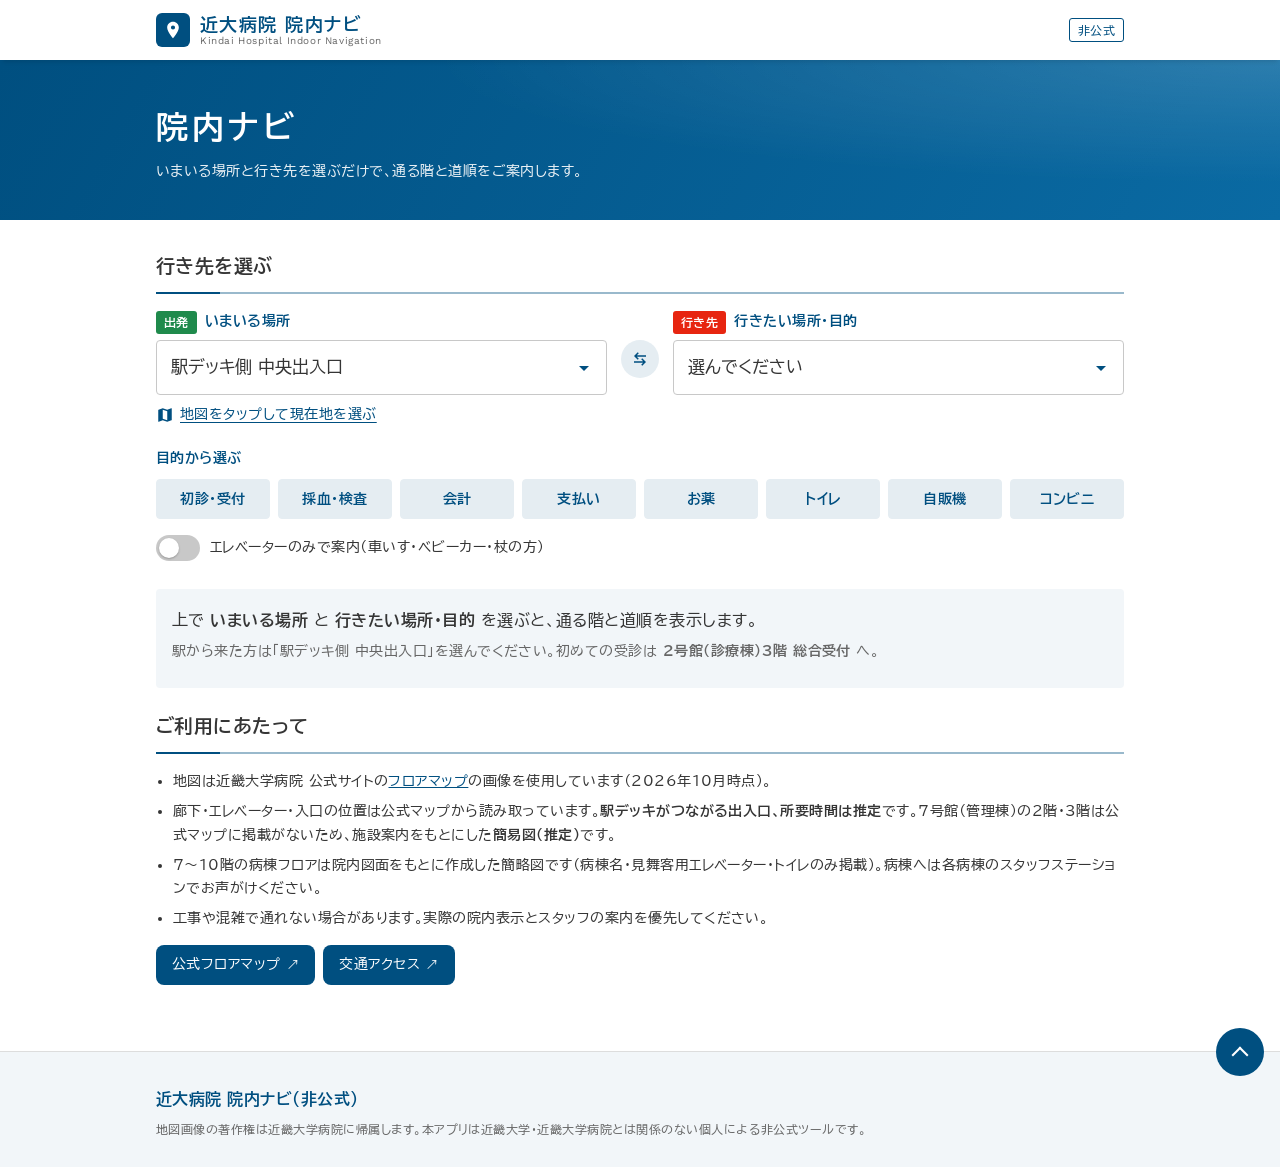
<file: index.html>
<!doctype html>
<html lang="ja">
<head>
<meta charset="utf-8">
<meta name="viewport" content="width=device-width, initial-scale=1, viewport-fit=cover">
<title>院内ナビ｜近大病院（非公式）</title>
<meta name="description" content="近畿大学病院（堺市南区・おおさかメディカルキャンパス）の院内を、現在地と行き先を選ぶだけで案内する非公式ナビ。">
<meta name="theme-color" content="#004f80">
<link rel="icon" href="data:image/svg+xml,%3Csvg xmlns='http://www.w3.org/2000/svg' viewBox='0 0 64 64'%3E%3Crect width='64' height='64' rx='10' fill='%23004f80'/%3E%3Cpath d='M32 12c-8 0-14 6-14 14 0 10 14 26 14 26s14-16 14-26c0-8-6-14-14-14zm0 19a5 5 0 110-10 5 5 0 010 10z' fill='%23fff'/%3E%3C/svg%3E">
<link rel="preconnect" href="https://fonts.googleapis.com">
<link rel="preconnect" href="https://fonts.gstatic.com" crossorigin>
<link href="https://fonts.googleapis.com/css2?family=BIZ+UDPGothic:wght@400;700&family=Work+Sans:wght@500;600&display=swap" rel="stylesheet">
<link rel="stylesheet" href="style.css">
</head>
<body id="p_top">
<header class="site-head">
  <div class="head-inner">
    <a class="head-logo" href="./">
      <span class="mark" aria-hidden="true">
        <svg viewBox="0 0 24 24"><path d="M12 2C8.1 2 5 5.1 5 9c0 5.2 7 13 7 13s7-7.8 7-13c0-3.9-3.1-7-7-7zm0 9.5A2.5 2.5 0 1112 6.5a2.5 2.5 0 010 5z"/></svg>
      </span>
      <span class="logo-text">
        <span class="logo-main">近大病院 院内ナビ</span>
        <span class="logo-sub">Kindai Hospital Indoor Navigation</span>
      </span>
    </a>
    <span class="unofficial">非公式</span>
  </div>
</header>

<div class="page-ttl">
  <div class="page-ttl-inner">
    <h1>院内ナビ</h1>
    <p>いまいる場所と行き先を選ぶだけで、通る階と道順をご案内します。</p>
  </div>
</div>

<main class="contents">
  <section class="block picker" aria-labelledby="h-pick">
    <h2 class="type-h3" id="h-pick">行き先を選ぶ</h2>
    <div class="form">
      <div class="field">
        <label for="from"><span class="tag from">出発</span>いまいる場所</label>
        <select id="from"></select>
        <button type="button" class="linkbtn" id="pickbtn">
          <svg viewBox="0 0 24 24" aria-hidden="true"><path d="M20.5 3l-.16.03L15 5.1 9 3 3.36 4.9c-.21.07-.36.25-.36.48V20.5c0 .28.22.5.5.5l.16-.03L9 18.9l6 2.1 5.64-1.9c.21-.07.36-.25.36-.48V3.5c0-.28-.22-.5-.5-.5zM15 19l-6-2.11V5l6 2.11V19z"/></svg>
          地図をタップして現在地を選ぶ
        </button>
      </div>
      <button class="swap" id="swap" type="button" aria-label="出発地と行き先を入れ替える">
        <svg viewBox="0 0 24 24"><path d="M7 4v12.2l-2.6-2.6L3 15l5 5 5-5-1.4-1.4L9 16.2V4H7zm10 16V7.8l2.6 2.6L21 9l-5-5-5 5 1.4 1.4L15 7.8V20h2z"/></svg>
        <span>入れ替え</span>
      </button>
      <div class="field">
        <label for="to"><span class="tag to">行き先</span>行きたい場所・目的</label>
        <select id="to"></select>
      </div>
    </div>
    <p class="sub-ttl">目的から選ぶ</p>
    <div class="chips" id="chips" aria-label="よく使う目的"></div>
    <label class="toggle">
      <input type="checkbox" id="bf">
      <span class="sw" aria-hidden="true"></span>
      <span>エレベーターのみで案内（車いす・ベビーカー・杖の方）</span>
    </label>
  </section>

  <section class="block mappick" id="mappick" hidden aria-labelledby="h-mappick">
    <div class="pickhead">
      <h2 class="type-h3" id="h-mappick">地図から現在地を選ぶ</h2>
      <button type="button" class="ghost" id="pickclose">閉じる</button>
    </div>
    <div class="tabs" id="picktabs" aria-label="階"></div>
    <div class="mapwrap pickscroll"><svg id="pickmap" role="img" aria-label="フロアマップ（タップして現在地を選ぶ）"></svg></div>
    <p class="pickinfo" id="pickinfo"></p>
    <p class="hint">地図は左右にスクロールできます。</p>
    <button type="button" class="btn-primary" id="pickok" disabled>ここを現在地にする</button>
  </section>

  <section class="block result" id="result" hidden aria-labelledby="h-result">
    <h2 class="type-h3" id="h-result">ルート案内</h2>
    <div class="summary" id="summary"></div>
    <div class="routebody">
      <div class="mapcol">
        <div class="viewswitch" role="group" aria-label="地図の表示">
          <button type="button" id="v2d" class="on" aria-pressed="true">平面マップ</button>
          <button type="button" id="v3d" aria-pressed="false">3Dマップ</button>
          <button type="button" id="vwalk" aria-pressed="false">ストリートビュー</button>
        </div>
        <div class="tabs" id="tabs" role="tablist" aria-label="表示する階"></div>
        <div class="mapwrap" id="map2d">
          <div class="maphead">
            <span class="floorname" id="floorname"></span>
            <button type="button" class="ghost" id="zoom">フロア全体を見る</button>
          </div>
          <svg id="map" viewBox="0 0 1758 1060" role="img" aria-label="フロアマップ上の経路"></svg>
          <div class="mapnav">
            <button type="button" id="prev" aria-label="前の階">‹ 前の階</button>
            <button type="button" id="next" aria-label="次の階">次の階 ›</button>
          </div>
        </div>
        <div class="map3dwrap" id="map3dwrap" hidden>
          <div class="map3d" id="map3d" role="img" aria-label="各階を積み重ねた3Dマップと経路"></div>
          <p class="map3d-hint">ドラッグで回転、ピンチ・ホイールで拡大縮小。赤い線が経路、緑が出発、赤が到着です。</p>
        </div>
        <div class="walkwrap" id="walkwrap" hidden>
          <div class="walk" id="walk" aria-label="経路を目線の高さで歩いて確認する表示"></div>
          <p class="map3d-hint">「進む」や画面のタップで約3mずつ進みます。ドラッグで見回せます。壁や部屋はフロアマップから自動で起こした目安で、実際の内装とは異なります。施設のイラストはイメージです。</p>
        </div>
      </div>
      <div class="stepcol">
        <ol class="steps" id="steps"></ol>
        <div class="actions">
          <button type="button" class="btn-outline" id="share">この経路のリンクをコピー</button>
        </div>
      </div>
    </div>
  </section>

  <section class="block empty" id="empty">
    <p>上で <b>いまいる場所</b> と <b>行きたい場所・目的</b> を選ぶと、通る階と道順を表示します。</p>
    <p class="hint">駅から来た方は「駅デッキ側 中央出入口」を選んでください。初めての受診は <b>2号館（診療棟）3階 総合受付</b> へ。</p>
  </section>

  <section class="block note" aria-labelledby="h-note">
    <h2 class="type-h3" id="h-note">ご利用にあたって</h2>
    <ul class="list">
      <li>地図は近畿大学病院 公式サイトの<a href="https://www.med.kindai.ac.jp/floormap_facility.html" target="_blank" rel="noopener">フロアマップ</a>の画像を使用しています（2026年10月時点）。</li>
      <li>廊下・エレベーター・入口の位置は公式マップから読み取っています。<b>駅デッキがつながる出入口、所要時間は推定</b>です。7号館（管理棟）の2階・3階は公式マップに掲載がないため、施設案内をもとにした<b>簡易図（推定）</b>です。</li>
      <li>7〜10階の病棟フロアは院内図面をもとに作成した簡略図です（病棟名・見舞客用エレベーター・トイレのみ掲載）。病棟へは各病棟のスタッフステーションでお声がけください。</li>
      <li>工事や混雑で通れない場合があります。実際の院内表示とスタッフの案内を優先してください。</li>
    </ul>
    <ul class="links">
      <li><a href="https://www.med.kindai.ac.jp/floormap_facility.html" target="_blank" rel="noopener">公式フロアマップ</a></li>
      <li><a href="https://www.med.kindai.ac.jp/traffic_access.html" target="_blank" rel="noopener">交通アクセス</a></li>
    </ul>
  </section>
</main>

<footer class="site-foot">
  <div class="totop"><a href="#p_top" aria-label="このページの先頭へ"><span></span></a></div>
  <div class="foot-inner">
    <p class="foot-name">近大病院 院内ナビ（非公式）</p>
    <p class="fine">地図画像の著作権は近畿大学病院に帰属します。本アプリは近畿大学・近畿大学病院とは関係のない個人による非公式ツールです。</p>
  </div>
</footer>

<script src="data.js"></script>
<script src="app.js"></script>
</body>
</html>
</file>
<file: style.css>
/* 近畿大学病院 公式サイトの配色（#004F80 など）と構成を参考にしたスタイル */
:root {
  --navy: #004f80;
  --navy-80: rgba(0, 79, 128, .8);
  --pale: #e5edf2;
  --pale-2: #f2f6f9;
  --line: #dddddd;
  --rule: #99b9cc;
  --ink: #353535;
  --muted: #666666;
  --red: #e72510;
  --green: #1f8a4c;
  --bg: #ffffff;
  color-scheme: light;
}

* { box-sizing: border-box; }
[hidden] { display: none !important; }
html { -webkit-text-size-adjust: 100%; scroll-behavior: smooth; }
body {
  margin: 0;
  background: var(--bg);
  color: var(--ink);
  font-family: "Hiragino UD Sans F StdN", "BIZ UDPGothic", "Hiragino Sans", "Hiragino Kaku Gothic ProN", "Noto Sans JP", Meiryo, sans-serif;
  font-size: 16px;
  line-height: 1.7;
  letter-spacing: .03em;
}
a { color: var(--navy); }
button { font: inherit; letter-spacing: inherit; }

/* ---------- ヘッダー ---------- */
.site-head {
  position: sticky; top: 0; z-index: 10;
  background: #fff;
  box-shadow: 0 5px 4px -3px rgba(0, 0, 0, .1);
  padding-top: env(safe-area-inset-top);
}
.head-inner { max-width: 1000px; margin: 0 auto; height: 60px; padding: 0 16px; display: flex; align-items: center; justify-content: space-between; }
.head-logo { display: flex; align-items: center; gap: 10px; text-decoration: none; color: var(--navy); }
.mark { width: 34px; height: 34px; border-radius: 6px; background: var(--navy); display: grid; place-items: center; flex: none; }
.mark svg { width: 20px; height: 20px; fill: #fff; }
.logo-text { display: grid; line-height: 1.25; }
.logo-main { font-size: 18px; font-weight: 700; letter-spacing: .08em; }
.logo-sub { font-family: "Work Sans", sans-serif; font-size: 10px; letter-spacing: .06em; color: var(--muted); }
.unofficial { font-size: 12px; color: var(--navy); border: 1px solid var(--navy); border-radius: 3px; padding: 1px 8px; }

/* ---------- ページタイトル ---------- */
.page-ttl {
  color: #fff;
  background:
    radial-gradient(120% 140% at 100% 0%, rgba(255, 255, 255, .14) 0, rgba(255, 255, 255, 0) 55%),
    linear-gradient(120deg, #004f80 0%, #0a6aa3 100%);
}
.page-ttl-inner { max-width: 1000px; margin: 0 auto; padding: 26px 16px 24px; }
.page-ttl h1 { margin: 0; font-size: 26px; letter-spacing: .12em; font-weight: 700; }
.page-ttl p { margin: 6px 0 0; font-size: 14px; opacity: .92; }

/* ---------- 本文 ---------- */
.contents { max-width: 1000px; margin: 0 auto; padding: 8px 16px 40px; }
.block { padding: 22px 0 6px; }
.type-h3 {
  margin: 0 0 16px; padding: 0 0 10px;
  font-size: 19px; font-weight: 700; color: var(--ink);
  border-bottom: 2px solid var(--rule);
  position: relative;
}
.type-h3::after { content: ""; position: absolute; left: 0; bottom: -2px; width: 64px; height: 2px; background: var(--navy); }
.sub-ttl { margin: 18px 0 8px; font-size: 14px; font-weight: 700; color: var(--navy); }
.hint { font-size: 14px; color: var(--muted); margin: 6px 0 0; }

/* ---------- 入力 ---------- */
.form { position: relative; display: grid; gap: 14px; }
.field { display: grid; gap: 6px; }
.field label { display: flex; align-items: center; gap: 8px; font-size: 14px; font-weight: 700; color: var(--navy); }
.tag { font-size: 12px; color: #fff; padding: 1px 8px; border-radius: 3px; font-weight: 700; }
.tag.from { background: var(--green); }
.tag.to { background: var(--red); }
select {
  appearance: none; -webkit-appearance: none;
  width: 100%; font: inherit; font-size: 17px; color: var(--ink);
  background: #fff url("data:image/svg+xml,%3Csvg xmlns='http://www.w3.org/2000/svg' viewBox='0 0 24 24' fill='%23004f80'%3E%3Cpath d='M7 10l5 5 5-5z'/%3E%3C/svg%3E") no-repeat right 10px center / 24px;
  border: 1px solid #c8c8c8; border-radius: 4px;
  padding: 12px 42px 12px 14px; min-height: 52px;
}
select:hover { border-color: var(--rule); }
select:focus-visible, button:focus-visible, a:focus-visible, input:focus-visible + .sw {
  outline: 3px solid rgba(0, 79, 128, .35); outline-offset: 2px;
}
.linkbtn {
  display: inline-flex; align-items: center; gap: 6px; justify-self: start;
  font-size: 14px; color: var(--navy); background: none; border: none; padding: 2px 0; cursor: pointer;
  text-decoration: underline; text-underline-offset: 3px;
}
.linkbtn svg { width: 18px; height: 18px; fill: currentColor; }
.swap {
  justify-self: center;
  display: inline-flex; align-items: center; gap: 6px;
  font-size: 13px; color: var(--navy); background: var(--pale); border: none; border-radius: 999px;
  padding: 6px 14px; cursor: pointer;
}
.swap svg { width: 18px; height: 18px; fill: currentColor; }
.swap:hover { background: #d6e3ec; }

.chips { display: grid; grid-template-columns: repeat(4, 1fr); gap: 8px; }
.chip {
  font-size: 14px; font-weight: 700; color: var(--navy);
  background: var(--pale); border: 1px solid var(--pale); border-radius: 4px;
  padding: 10px 4px; cursor: pointer; line-height: 1.3;
}
.chip:hover { border-color: var(--rule); }
.chip.on { background: var(--navy); border-color: var(--navy); color: #fff; }

.toggle { display: flex; align-items: center; gap: 10px; margin-top: 16px; font-size: 14px; cursor: pointer; }
.toggle input { position: absolute; opacity: 0; }
.sw { width: 44px; height: 26px; border-radius: 13px; background: #c8c8c8; position: relative; flex: none; transition: background .2s; }
.sw::after { content: ""; position: absolute; top: 3px; left: 3px; width: 20px; height: 20px; border-radius: 50%; background: #fff; transition: transform .2s; box-shadow: 0 1px 2px rgba(0, 0, 0, .25); }
.toggle input:checked + .sw { background: var(--navy); }
.toggle input:checked + .sw::after { transform: translateX(18px); }

/* ---------- ボタン ---------- */
.ghost, .btn-outline {
  font-size: 13px; color: var(--navy); background: #fff; border: 1px solid var(--navy);
  border-radius: 4px; padding: 6px 12px; cursor: pointer;
}
.ghost:hover, .btn-outline:hover { background: var(--pale); }
.btn-primary {
  width: 100%; font-size: 16px; font-weight: 700; color: #fff; background: var(--navy);
  border: none; border-radius: 8px; padding: 14px; cursor: pointer;
}
.btn-primary:hover { background: var(--navy-80); }
.btn-primary:disabled { opacity: .35; cursor: default; }

/* ---------- ルート案内 ---------- */
.summary {
  display: flex; align-items: center; gap: 18px;
  background: var(--pale-2); border-left: 4px solid var(--navy);
  padding: 14px 16px; margin-bottom: 14px;
}
.time { display: flex; align-items: baseline; gap: 2px; color: var(--navy); white-space: nowrap; flex: none; }
.time .num { font-family: "Work Sans", sans-serif; font-size: 38px; font-weight: 600; line-height: 1; }
.time .unit { font-size: 15px; font-weight: 700; }
.meta { display: grid; gap: 2px; font-size: 14px; min-width: 0; }
.meta .dest { font-weight: 700; color: var(--navy); }
.meta .fl { font-weight: 700; }
.meta .est { font-size: 12px; color: var(--muted); }
.same { margin: 0; color: var(--muted); }

.tabs { display: flex; gap: 6px; overflow-x: auto; padding-bottom: 10px; scrollbar-width: none; }
.tabs::-webkit-scrollbar { display: none; }
.tabs button {
  min-width: 62px; padding: 8px 12px; flex: none;
  font-size: 15px; font-weight: 700; color: var(--navy);
  background: #fff; border: 1px solid var(--rule); border-radius: 4px; cursor: pointer;
}
.tabs button.on { background: var(--navy); border-color: var(--navy); color: #fff; }
.tabs .arrow { opacity: .6; margin-right: 4px; }

.mapwrap { border: 1px solid var(--line); border-radius: 4px; overflow: hidden; background: #fff; }
.maphead, .mapnav { display: flex; justify-content: space-between; align-items: center; padding: 8px 10px; background: #fff; }
.maphead { border-bottom: 1px solid var(--line); }
.mapnav { border-top: 1px solid var(--line); }
.floorname {
  font-family: "Work Sans", "BIZ UDPGothic", sans-serif; font-weight: 600; font-size: 15px; color: #fff;
  background: var(--navy); border-radius: 3px; padding: 2px 10px;
}
.mapnav button {
  font-size: 14px; color: var(--navy); background: #fff; border: 1px solid var(--rule);
  border-radius: 4px; padding: 6px 12px; cursor: pointer;
}
.mapnav button:disabled { opacity: .3; cursor: default; }
#map { display: block; width: 100%; height: auto; aspect-ratio: 4 / 3; background: #fff; touch-action: manipulation; }
#map text, #pickmap text { font-family: inherit; }
.route-bg { fill: none; stroke: #fff; stroke-width: 30; stroke-linecap: round; stroke-linejoin: round; opacity: .9; }
.route { fill: none; stroke: var(--red); stroke-width: 16; stroke-linecap: round; stroke-linejoin: round; stroke-dasharray: 34 22; animation: flow 1.2s linear infinite; }
@keyframes flow { to { stroke-dashoffset: -56; } }
@media (prefers-reduced-motion: reduce) { .route { animation: none; } html { scroll-behavior: auto; } }
.lift { fill: #fff; stroke: var(--red); stroke-width: 9; }
.badge rect { fill: var(--red); }
.badge.sub rect { fill: var(--navy); }
.badge text { fill: #fff; font-size: 26px; font-weight: 700; text-anchor: middle; }
.pin .halo { opacity: .25; }
.pin.from circle { fill: var(--green); }
.pin.to circle { fill: var(--red); }
.pin circle:not(.halo) { stroke: #fff; stroke-width: 6; }
.pin text { fill: #fff; font-size: 24px; font-weight: 700; text-anchor: middle; }

.steps { list-style: none; margin: 18px 0 0; padding: 0; }
.steps li {
  position: relative; display: flex; gap: 12px; align-items: flex-start;
  padding: 12px 10px 12px 0; border-bottom: 1px dashed var(--line); cursor: pointer; font-size: 15px;
}
.steps li:last-child { border-bottom: none; }
.steps li.cur { background: var(--pale-2); }
.steps .ic {
  width: 32px; height: 32px; flex: none; border-radius: 3px;
  display: grid; place-items: center; font-size: 12px; font-weight: 700;
  background: var(--pale); color: var(--navy); margin-left: 8px;
}
.steps li.start .ic { background: var(--green); color: #fff; }
.steps li.goal .ic { background: var(--red); color: #fff; }
.steps li.ev .ic, .steps li.esc .ic { background: var(--navy); color: #fff; }
.steps small { color: var(--muted); font-size: 13px; }
.actions { display: flex; justify-content: flex-end; margin-top: 14px; }

.empty { background: var(--pale-2); padding: 18px 16px; margin-top: 22px; border-radius: 4px; }
.empty p { margin: 0 0 6px; }

/* ---------- 地図から選ぶ ---------- */
.mappick { display: grid; gap: 10px; }
.pickhead { display: flex; justify-content: space-between; align-items: flex-start; gap: 10px; }
.pickhead .type-h3 { flex: 1; margin-bottom: 4px; }
.pickscroll { overflow: auto; -webkit-overflow-scrolling: touch; }
#pickmap { display: block; width: 170%; max-width: none; height: auto; cursor: crosshair; background: #fff; }
.pickinfo { margin: 0; font-size: 15px; min-height: 1.7em; font-weight: 700; color: var(--navy); }

/* ---------- ご利用にあたって ---------- */
.list { margin: 0; padding-left: 1.2em; font-size: 14px; }
.list li { margin-bottom: 6px; }
.links { list-style: none; margin: 14px 0 0; padding: 0; display: flex; flex-wrap: wrap; gap: 8px; }
.links a {
  display: inline-block; font-size: 14px; text-decoration: none; color: #fff; background: var(--navy);
  border-radius: 8px; padding: 8px 16px;
}
.links a::after { content: "↗"; margin-left: 6px; font-size: 12px; }
.links a:hover { background: var(--navy-80); }

/* ---------- フッター ---------- */
.site-foot { position: relative; border-top: 1px solid var(--line); background: var(--pale-2); margin-top: 20px; }
.foot-inner { max-width: 1000px; margin: 0 auto; padding: 34px 16px calc(28px + env(safe-area-inset-bottom)); }
.foot-name { margin: 0 0 6px; font-weight: 700; color: var(--navy); }
.fine { margin: 0; font-size: 12px; color: var(--muted); }
.totop { position: absolute; right: 16px; top: -24px; }
.totop a { display: grid; place-items: center; width: 48px; height: 48px; border-radius: 50%; background: var(--navy); }
.totop span { width: 12px; height: 12px; border-left: 2px solid #fff; border-top: 2px solid #fff; transform: translateY(3px) rotate(45deg); }

@media (min-width: 720px) {
  .form { grid-template-columns: 1fr auto 1fr; align-items: start; }
  .swap { margin-top: 30px; padding: 10px; }
  .swap span { display: none; }
  .swap svg { transform: rotate(90deg); }
  .chips { grid-template-columns: repeat(8, 1fr); }
  #pickmap { width: 100%; }
  .page-ttl-inner { padding: 40px 16px 36px; }
  .page-ttl h1 { font-size: 32px; }
}

.viewswitch { display: inline-flex; border: 1px solid var(--navy); border-radius: 4px; overflow: hidden; margin-bottom: 10px; }
.viewswitch button { font-size: 14px; font-weight: 700; padding: 7px 16px; border: none; background: #fff; color: var(--navy); cursor: pointer; }
.viewswitch button.on { background: var(--navy); color: #fff; }
.map3dwrap { border: 1px solid var(--line); border-radius: 4px; overflow: hidden; background: linear-gradient(180deg, #f2f6f9 0%, #ffffff 70%); }
.map3d { width: 100%; aspect-ratio: 4 / 3; touch-action: none; cursor: grab; position: relative; }
.map3d canvas { display: block; }
.map3d-hint { margin: 0; padding: 8px 10px; font-size: 12px; color: var(--muted); border-top: 1px solid var(--line); background: #fff; }
.map3d .loading { position: absolute; inset: 0; display: grid; place-items: center; color: var(--navy); font-size: 14px; }

@media (min-width: 960px) {
  .routebody { display: grid; grid-template-columns: minmax(0, 3fr) minmax(0, 2fr); column-gap: 28px; align-items: start; }
  .mapcol { position: sticky; top: 76px; }
  .stepcol .steps { margin-top: 0; }
  .stepcol .actions { justify-content: flex-start; }
}


/* ストリートビュー風 */
.viewswitch { flex-wrap: wrap; }
.walkwrap { border: 1px solid var(--line); border-radius: 4px; overflow: hidden; background: #fff; }
.walk { position: relative; outline: none; background: #fff; }
.walk .loading { display: grid; place-items: center; aspect-ratio: 4 / 3; color: var(--navy); font-size: 14px; background: #eef3f6; }
.w-view { position: relative; aspect-ratio: 4 / 3; background: #eef3f6; overflow: hidden; }
.w-stage { position: absolute; inset: 0; touch-action: none; cursor: grab; }
.w-stage canvas { display: block; }
.w-top { position: absolute; left: 10px; top: 10px; display: flex; align-items: center; gap: 8px; padding: 6px 10px 6px 6px; background: rgba(255,255,255,.94); border-radius: 4px; box-shadow: 0 1px 4px rgba(0,0,0,.15); max-width: calc(100% - 20px); pointer-events: none; }
.w-floor { flex: none; background: var(--navy); color: #fff; font: 600 15px "Work Sans", sans-serif; padding: 3px 8px; border-radius: 3px; }
.w-step { font-size: 14px; font-weight: 700; color: var(--ink); line-height: 1.4; }
.w-photo { position: absolute; right: 10px; bottom: 10px; width: min(44%, 230px); margin: 0; background: #fff; border-radius: 4px; overflow: hidden; box-shadow: 0 2px 8px rgba(0,0,0,.25); pointer-events: none; }
.w-photo img { display: block; width: 100%; aspect-ratio: 3 / 2; object-fit: cover; background: var(--pale); }
.w-photo figcaption { font-size: 11px; line-height: 1.4; padding: 5px 7px; color: var(--muted); }
.w-fade { position: absolute; inset: 0; display: grid; place-items: center; background: rgba(0,79,128,.92); color: #fff; font-size: 18px; font-weight: 700; opacity: 0; transition: opacity .35s; pointer-events: none; }
.w-fade.on { opacity: 1; }
.w-bottom { padding: 10px; border-top: 1px solid var(--line); }
.w-bar { height: 4px; background: var(--pale); border-radius: 2px; overflow: hidden; margin-bottom: 8px; }
.w-bar i { display: block; height: 100%; width: 0; background: var(--red); transition: width .3s; }
.w-btns { display: grid; grid-template-columns: 1fr 1.3fr 1fr; gap: 8px; }
.w-btns button { font: 700 14px inherit; font-family: inherit; padding: 10px 6px; border: 1px solid var(--navy); border-radius: 4px; background: #fff; color: var(--navy); cursor: pointer; }
.w-btns .w-auto { background: var(--navy); color: #fff; }
.w-btns button:disabled { opacity: .45; cursor: default; }
.map3d .loading, .walk .loading { text-align: center; padding: 16px; line-height: 1.7; }
.loading small { display: block; font-size: 11px; color: var(--muted); }
</file>
